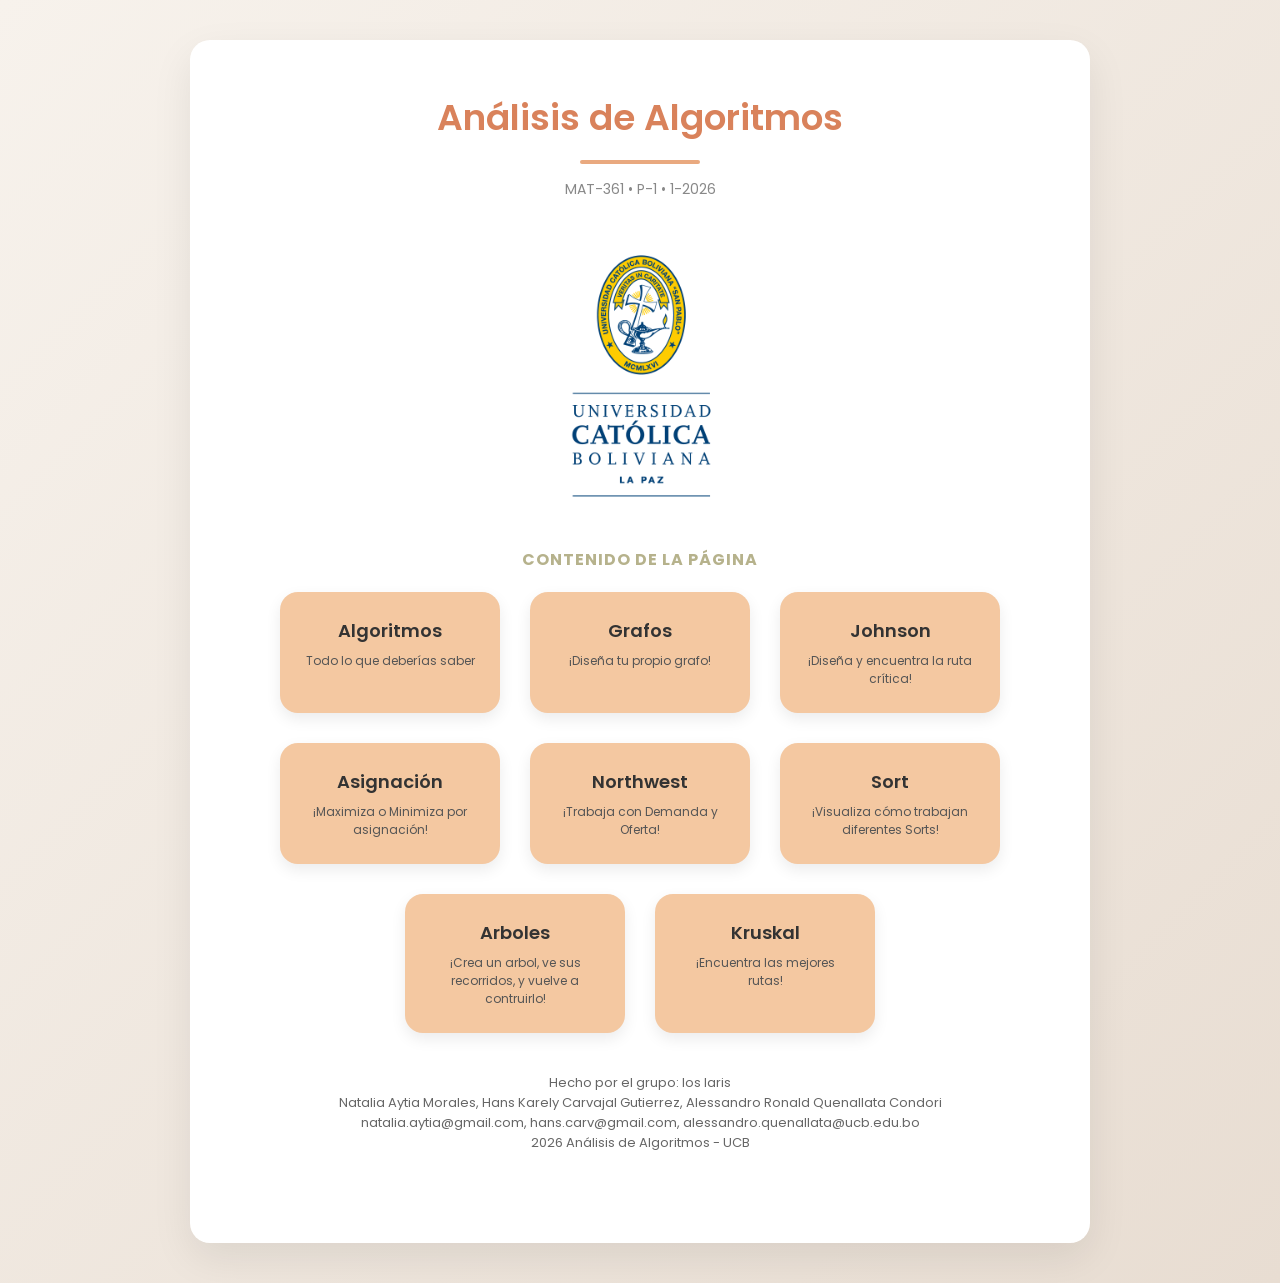
<file: index.html>
<!DOCTYPE html>
<html lang="es">

<head>
    <meta charset="UTF-8">
    <meta name="viewport" content="width=device-width, initial-scale=1.0">
    <title>Análisis de Algoritmos</title>

    <meta name="description"
        content="Proyecto de la materia de Analisis de Algoritmos, realizado por los estudiantes Natalia Aytia Morales, Hans Carvajal y Alessandro Quenallata">
    <meta name="keywords"
        content="Analisis de algoritmos, Algoritmos, grafos, algoritmo de Johnson, Ingeniería en Sistemas, UCB, proyecto">
    <meta name="author" content="Natalia Aytia, Hans Carvajal y Alessandro Quenallata">

    <meta property="og:title" content="Análisis de Algoritmos - Proyecto">
    <meta property="og:type" content="website">
    <meta property="og:image" content="fotos/logo-ucb-cuadrado.png">
    <meta property="og:image:alt" content="Logo de la UCB">

    <link rel="icon" type="image/png" href="fotos/logo-ucb-cuadrado.png">

    <link rel="preconnect" href="https://fonts.googleapis.com">
    <link rel="preconnect" href="https://fonts.gstatic.com" crossorigin>
    <link href="https://fonts.googleapis.com/css2?family=Poppins:wght@300;400;500;600&display=swap" rel="stylesheet">

    <link href="styleg.css" rel="stylesheet">
</head>

<body>

    <section id="intro">

        <div class="titulo">
            <h2>Análisis de Algoritmos</h2>
            <div class="linea"></div>
            <p class="materia">MAT-361 • P-1 • 1-2026</p>
        </div>

        <img src="fotos/logo-ucb-cuadrado.png" alt="logo UCB" class="logo" width="250" height="250"
            fetchpriority="high">

        <div class="contenido">
            <h6>Contenido de la página</h6>

            <nav class="menu">
                <a href="algoritmos.html">
                    <span>Algoritmos</span>
                    <small>Todo lo que deberías saber</small>
                </a>
                <a href="grafo.html">
                    <span>Grafos</span>
                    <small>¡Diseña tu propio grafo!</small>
                </a>
                <a href="johnson.html">
                    <span>Johnson</span>
                    <small>¡Diseña y encuentra la ruta crítica!</small>
                </a>
                <a href="asignacion.html">
                    <span>Asignación</span>
                    <small>¡Maximiza o Minimiza por asignación!</small>
                </a>
                <a href="northwest.html">
                    <span>Northwest</span>
                    <small>¡Trabaja con Demanda y Oferta!</small>
                </a>
                <a href="sort.html">
                    <span>Sort</span>
                    <small>¡Visualiza cómo trabajan diferentes Sorts!</small>
                </a>
                <a href="arboles.html">
                    <span>Arboles</span>
                    <small>¡Crea un arbol, ve sus recorridos, y vuelve a contruirlo!</small>
                </a>
                <a href="kruskal.html">
                    <span>Kruskal</span>
                    <small>¡Encuentra las mejores rutas!</small>
                </a>
            </nav>
        </div>

        <footer>
            <p>Hecho por el grupo: los laris</p>
            <p>Natalia Aytia Morales, Hans Karely Carvajal Gutierrez, Alessandro Ronald Quenallata Condori</p>
            <p>natalia.aytia@gmail.com, hans.carv@gmail.com, alessandro.quenallata@ucb.edu.bo</p>
            <p>2026 Análisis de Algoritmos - UCB</p>
        </footer>

    </section>

</body>

</html>
</file>
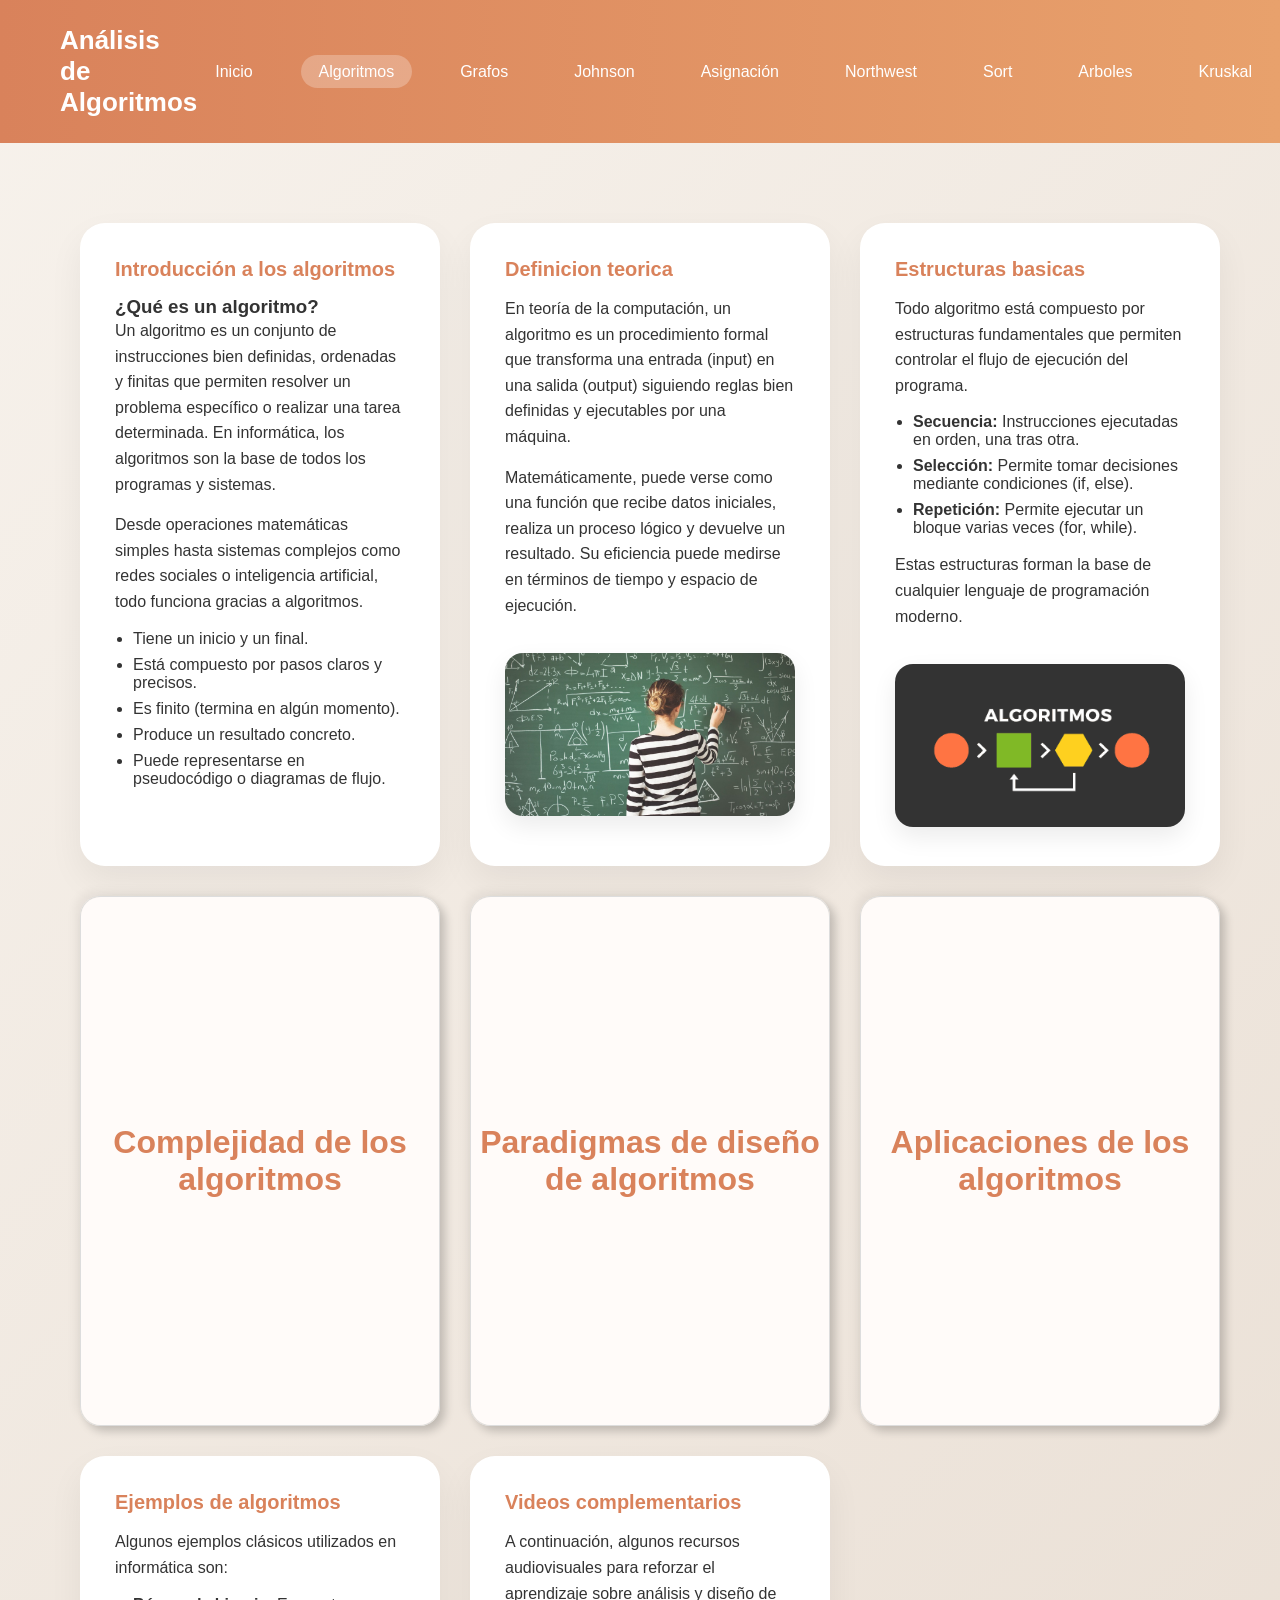
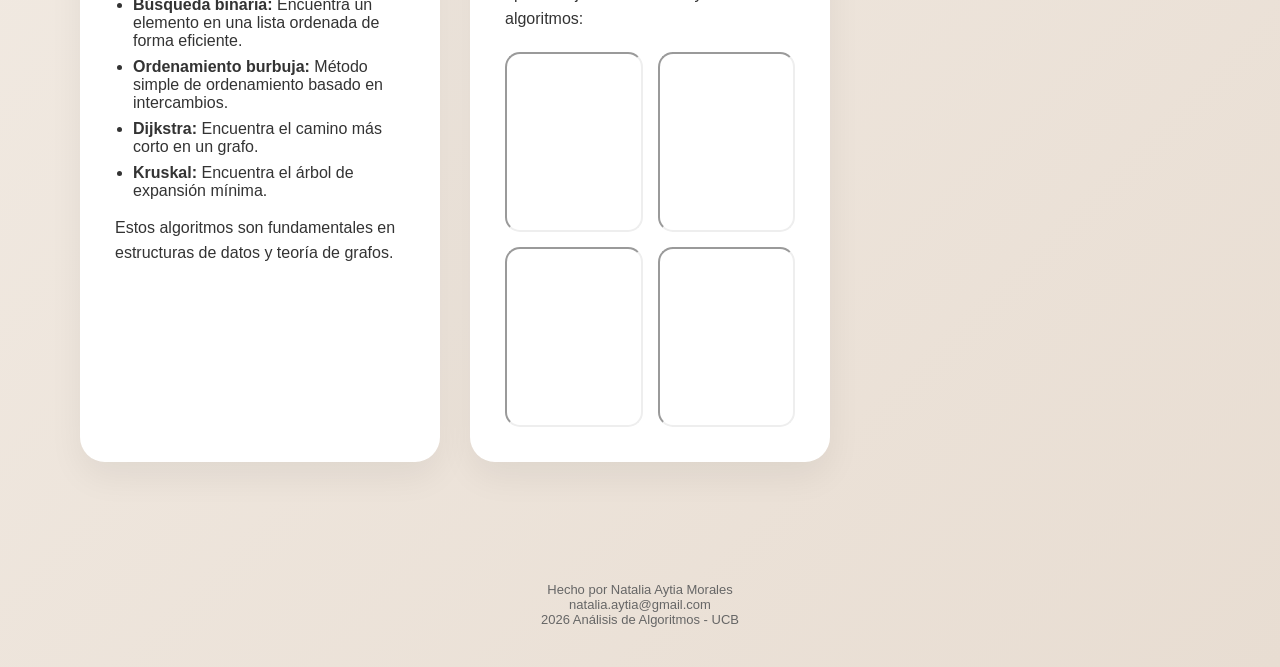
<file: algoritmos.html>
<!DOCTYPE html>
<html lang="en">

<head>
    <meta charset="UTF-8">
    <meta name="viewport" content="width=device-width, initial-scale=1.0">
    <title>Algoritmos</title>
    <link href="styleg.css" rel="stylesheet">
    <link rel="icon" type="image/png" href="fotos/logo-ucb-cuadrado.png">
</head>

<body>

    <header class="navbar">
        <h1 class="cabecera-nombre">Análisis de Algoritmos</h1>
        <ul class="nav-links">
            <li><a href="index.html">Inicio</a></li>
            <li><a href="algoritmos.html" class="activo">Algoritmos</a></li>
            <li><a href="grafo.html">Grafos</a></li>
            <li><a href="johnson.html">Johnson</a></li>
            <li><a href="asignacion.html">Asignación</a></li>
            <li><a href="northwest.html">Northwest</a></li>
            <li><a href="sort.html">Sort</a></li>
            <li><a href="arboles.html">Arboles</a></li>
            <li><a href="kruskal.html">Kruskal</a></li>
        </ul>
    </header>

    <main class="container">
        <section class="card">
            <details open>
                <summary>Introducción a los algoritmos</summary>

                <div class="contenido-card">
                    <h3>¿Qué es un algoritmo?</h3>
                    <p>
                        Un algoritmo es un conjunto de instrucciones bien definidas, ordenadas y finitas
                        que permiten resolver un problema específico o realizar una tarea determinada.
                        En informática, los algoritmos son la base de todos los programas y sistemas.
                    </p>

                    <p>
                        Desde operaciones matemáticas simples hasta sistemas complejos como redes sociales
                        o inteligencia artificial, todo funciona gracias a algoritmos.
                    </p>

                    <ul>
                        <li>Tiene un inicio y un final.</li>
                        <li>Está compuesto por pasos claros y precisos.</li>
                        <li>Es finito (termina en algún momento).</li>
                        <li>Produce un resultado concreto.</li>
                        <li>Puede representarse en pseudocódigo o diagramas de flujo.</li>
                    </ul>
                </div>

            </details>
        </section>

        <section class="card">
            <details open>
                <summary>Definicion teorica</summary>

                <div class="contenido-card">
                    <p>
                        En teoría de la computación, un algoritmo es un procedimiento formal que transforma
                        una entrada (input) en una salida (output) siguiendo reglas bien definidas
                        y ejecutables por una máquina.
                    </p>

                    <p>
                        Matemáticamente, puede verse como una función que recibe datos iniciales,
                        realiza un proceso lógico y devuelve un resultado. Su eficiencia puede medirse
                        en términos de tiempo y espacio de ejecución.
                    </p>

                    <img src="fotos/algoritmo1.jpg" alt="algoritmo">
                </div>

            </details>
        </section>

        <section class="card">
            <details open>
                <summary>Estructuras basicas</summary>

                <div class="contenido-card">
                    <p>
                        Todo algoritmo está compuesto por estructuras fundamentales que permiten
                        controlar el flujo de ejecución del programa.
                    </p>

                    <ul>
                        <li><strong>Secuencia:</strong> Instrucciones ejecutadas en orden, una tras otra.</li>
                        <li><strong>Selección:</strong> Permite tomar decisiones mediante condiciones (if, else).</li>
                        <li><strong>Repetición:</strong> Permite ejecutar un bloque varias veces (for, while).</li>
                    </ul>

                    <p>
                        Estas estructuras forman la base de cualquier lenguaje de programación moderno.
                    </p>

                    <img src="fotos/algoritmo2.png" alt="estructuras">
                </div>

            </details>
        </section>

        <section class="wrapped">

            <div class="carta">

                <div class="carta-frente">
                    <div class="carta-info">
                        <h3 class="carta-titulo">Complejidad de los algoritmos</h3>
                    </div>
                </div>

                <div class="carta-atras">
                    <div class="carta-contenido">
                        <p>
                            La notación Big-O se utiliza para medir la eficiencia de un algoritmo
                            en función del tamaño de la entrada (n). Describe cómo crece el tiempo
                            o espacio requerido cuando aumenta la cantidad de datos.
                        </p>

                        <ul>
                            <li><strong>O(1):</strong> Tiempo constante, no depende del tamaño de entrada.</li>
                            <li><strong>O(n):</strong> Tiempo lineal, crece proporcionalmente a n.</li>
                            <li><strong>O(log n):</strong> Tiempo logarítmico, crece lentamente (ej. búsqueda binaria).
                            </li>
                            <li><strong>O(n²):</strong> Tiempo cuadrático, común en ciclos anidados.</li>
                        </ul>
                        <p>
                            Analizar la complejidad permite comparar algoritmos y elegir el más eficiente.
                        </p>
                    </div>
                </div>
            </div>
        </section>


        <section class="wrapped">

            <div class="carta">

                <div class="carta-frente">
                    <div class="carta-info">
                        <h3 class="carta-titulo">Paradigmas de diseño de algoritmos</h3>
                    </div>
                </div>

                <div class="carta-atras">
                    <div class="carta-contenido">
                        <p>
                            Los paradigmas son estrategias generales utilizadas para diseñar algoritmos eficientes.
                        </p>

                        <ul>
                            <li><strong>Divide y vencerás:</strong> Divide el problema en partes más pequeñas y combina
                                resultados.
                            </li>
                            <li><strong>Programación dinámica:</strong> Guarda resultados intermedios para evitar
                                cálculos
                                repetidos.</li>
                            <li><strong>Algoritmos voraces (Greedy):</strong> Eligen la mejor opción local esperando una
                                solución
                                global óptima.</li>
                            <li><strong>Backtracking:</strong> Explora posibles soluciones y retrocede si no funcionan.
                            </li>
                        </ul>

                        <p>
                            Estos enfoques permiten resolver problemas complejos de forma estructurada.
                        </p>
                    </div>
                </div>
            </div>
        </section>


        <section class="wrapped">

            <div class="carta">

                <div class="carta-frente">
                    <div class="carta-info">
                        <h3 class="carta-titulo">Aplicaciones de los algoritmos</h3>
                    </div>
                </div>

                <div class="carta-atras">
                    <div class="carta-contenido">
                        <p>
                            Los algoritmos están presentes en prácticamente todas las áreas tecnológicas:
                        </p>

                        <ul>
                            <li>Inteligencia Artificial y Machine Learning.</li>
                            <li>Criptografía y seguridad informática.</li>
                            <li>Redes sociales y motores de búsqueda.</li>
                            <li>Robótica y automatización.</li>
                            <li>Sistemas financieros y bancarios.</li>
                            <li>Desarrollo de software y videojuegos.</li>
                        </ul>

                        <p>
                            Sin algoritmos, los sistemas digitales modernos no podrían funcionar.
                        </p>
                    </div>
                </div>
            </div>
        </section>

        <section class="card">
            <details open>
                <summary>Ejemplos de algoritmos</summary>

                <div class="contenido-card">
                    <p>Algunos ejemplos clásicos utilizados en informática son:</p>
                    <ul>
                        <li><strong>Búsqueda binaria:</strong> Encuentra un elemento en una lista ordenada de forma
                            eficiente.
                        </li>
                        <li><strong>Ordenamiento burbuja:</strong> Método simple de ordenamiento basado en intercambios.
                        </li>
                        <li><strong>Dijkstra:</strong> Encuentra el camino más corto en un grafo.</li>
                        <li><strong>Kruskal:</strong> Encuentra el árbol de expansión mínima.</li>
                    </ul>

                    <p>
                        Estos algoritmos son fundamentales en estructuras de datos y teoría de grafos.
                    </p>
                </div>

            </details>
        </section>

        <section class="card">
            <details open>
                <summary>Videos complementarios</summary>

                <div class="contenido-card">
                    <p>
                        A continuación, algunos recursos audiovisuales para reforzar el aprendizaje
                        sobre análisis y diseño de algoritmos:
                    </p>

                    <div class="video-grid">
                        <iframe src="https://www.youtube.com/embed/f10jKIslSUY" allowfullscreen></iframe>
                        <iframe src="https://www.youtube.com/embed/U3CGMyjzlvM" allowfullscreen></iframe>
                        <iframe src="https://www.youtube.com/embed/RSJrBEhdZxw" allowfullscreen></iframe>
                        <iframe src="https://www.youtube.com/embed/zuCHSKLIibo" allowfullscreen></iframe>
                    </div>
                </div>

            </details>
        </section>

    </main>

    <footer class="footer">
        <p>Hecho por Natalia Aytia Morales</p>
        <p>natalia.aytia@gmail.com</p>
        <p>2026 Análisis de Algoritmos - UCB</p>
    </footer>

</body>

</html>
</file>
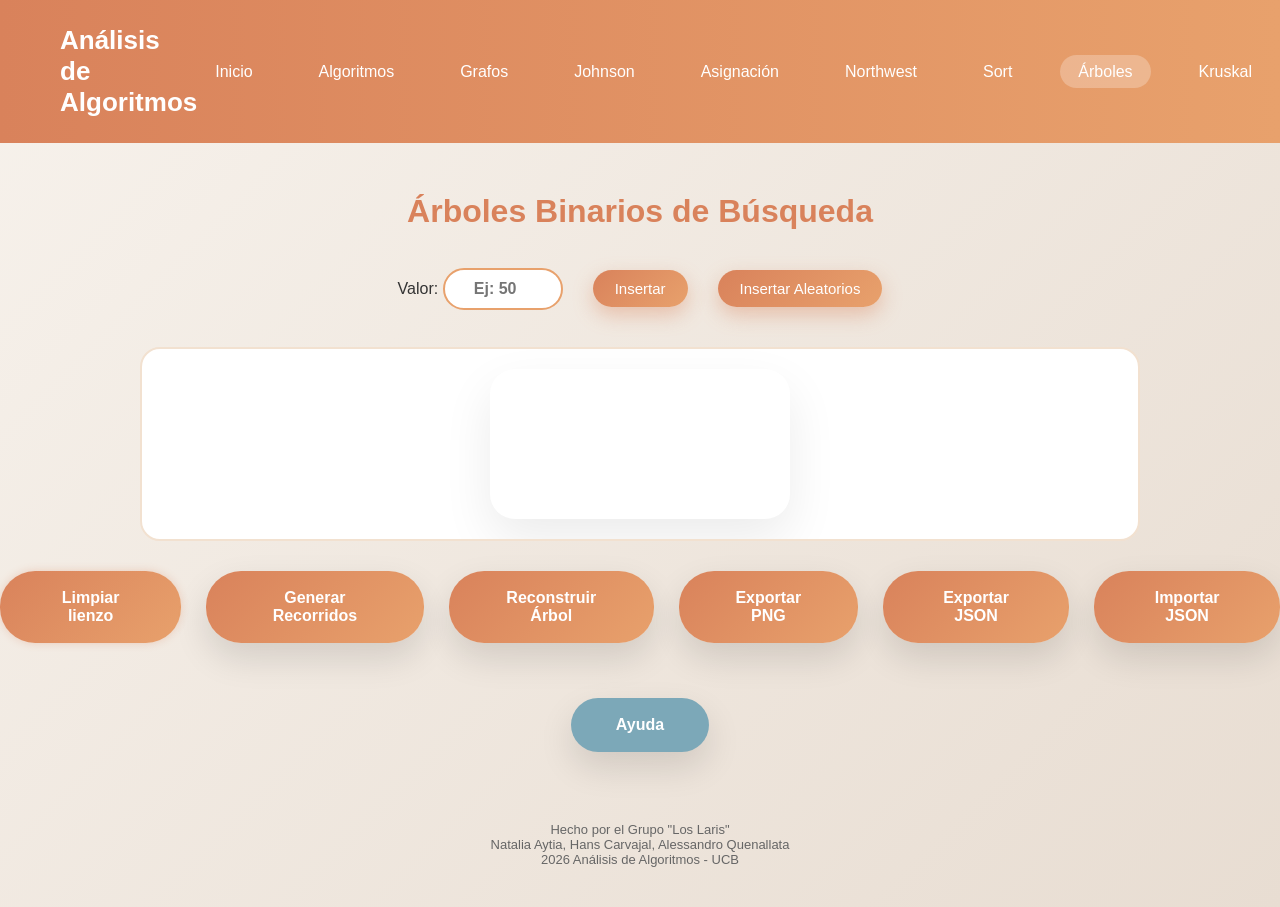
<file: arboles.html>
<!DOCTYPE html>
<html lang="es">

<head>
    <meta charset="UTF-8">
    <meta name="viewport" content="width=device-width, initial-scale=1.0">
    <link href="styleg.css" rel="stylesheet">
    <title>Árboles Binarios - Los Laris</title>
    <link rel="icon" type="image/png" href="fotos/logo-ucb-cuadrado.png">
</head>

<body>
    <header class="navbar">
        <h1 class="cabecera-nombre">Análisis de Algoritmos</h1>
        <ul class="nav-links">
            <li><a href="index.html">Inicio</a></li>
            <li><a href="algoritmos.html">Algoritmos</a></li>
            <li><a href="grafo.html">Grafos</a></li>
            <li><a href="johnson.html">Johnson</a></li>
            <li><a href="asignacion.html">Asignación</a></li>
            <li><a href="northwest.html">Northwest</a></li>
            <li><a href="sort.html">Sort</a></li>
            <li><a href="arboles.html" class="activo">Árboles</a></li>
            <li><a href="kruskal.html">Kruskal</a></li>
        </ul>
    </header>

    <h2>Árboles Binarios de Búsqueda</h2>

    <div class="controls">
        <label>Valor: <input type="number" id="input-nodo" class="input-nodo" placeholder="Ej: 50"></label>
        <button class="modo-btn activo" onclick="insertarManual()">Insertar</button>
        <button class="modo-btn activo" onclick="abrirModalAleatorio()">Insertar Aleatorios</button>
    </div>

    <br>

    <div class="canvas-wrapper">
        <canvas id="canvas" class="canvas-pizarra"></canvas>
    </div>

    <br>

    <div id="resultados-container" class="msg-container">
        <div id="caja-recorridos" class="caja-recorridos" style="display: none;">
            <div class="recorrido-item">
                <p class="recorrido-texto"><b>Preorder:</b> <span id="res-pre" class="recorrido-span"></span></p>
                <div class="botones-recorrido" style="display: flex; gap: 10px;">
                    <button class="modo-btn activo btn-chico" onclick="animarRecorrido('pre')">Ver Animación</button>
                    <button class="modo-btn activo btn-chico" onclick="copiarRecorrido('res-pre')"
                        style="background: #7ca8b8;">Copiar</button>
                </div>
            </div>
            <div class="recorrido-item">
                <p class="recorrido-texto"><b>Inorder:</b> <span id="res-in" class="recorrido-span"></span></p>
                <div class="botones-recorrido" style="display: flex; gap: 10px;">
                    <button class="modo-btn activo btn-chico" onclick="animarRecorrido('in')">Ver Animación</button>
                    <button class="modo-btn activo btn-chico" onclick="copiarRecorrido('res-in')"
                        style="background: #7ca8b8;">Copiar</button>
                </div>
            </div>
            <div class="recorrido-item">
                <p class="recorrido-texto"><b>Postorder:</b> <span id="res-post" class="recorrido-span"></span></p>
                <div class="botones-recorrido" style="display: flex; gap: 10px;">
                    <button class="modo-btn activo btn-chico" onclick="animarRecorrido('post')">Ver Animación</button>
                    <button class="modo-btn activo btn-chico" onclick="copiarRecorrido('res-post')"
                        style="background: #7ca8b8;">Copiar</button>
                </div>
            </div>
        </div>
    </div>

    <div class="botonesuwu">
        <button class="btn-peligro" onclick="limpiarArbol()">Limpiar lienzo</button>
        <button onclick="generarTodosRecorridos()">Generar Recorridos</button>
        <button onclick="abrirModalReconstruir()">Reconstruir Árbol</button>
        <button onclick="exportarPNG()">Exportar PNG</button>
        <button onclick="exportarJSON()">Exportar JSON</button>
        <button onclick="document.getElementById('importarJSON').click()">Importar JSON</button>
        <input type="file" id="importarJSON" accept=".json" onchange="importarJSON(event)" style="display: none;">
    </div>

    <br>

    <div class="controls2">
        <button onclick="abrirHelp()" style="background: #7ca8b8;">Ayuda</button>
    </div>

    <footer>
        <p>Hecho por el Grupo "Los Laris"</p>
        <p>Natalia Aytia, Hans Carvajal, Alessandro Quenallata</p>
        <p>2026 Análisis de Algoritmos - UCB</p>
    </footer>

    <div id="modal" class="modal">
        <div class="modal-content">
            <h3 id="modal-title">Título</h3>
            <input type="text" id="modal-input" placeholder="Escribe aquí...">
            <p id="modal-error" class="modal-error" style="color: #d9534f; font-size: 13px; margin-top: 5px;"></p>
            <div class="modal-buttons">
                <button class="modal-btn aceptar" onclick="confirmarModal()">Aceptar</button>
                <button class="modal-btn cancelar" onclick="cerrarModal()">Cancelar</button>
            </div>
        </div>
    </div>

    <div id="modal-aleatorio" class="modal">
        <div class="modal-content">
            <h3 style="color: #d9825b;">Generar Nodos Aleatorios</h3>
            <br>
            <div style="text-align: left;">
                <label>Cantidad:</label>
                <input type="number" id="input-cantidad" value="5" min="1" max="50">
                <br>
                <label>Mínimo:</label>
                <input type="number" id="input-min" value="1">
                <br>
                <label>Máximo:</label>
                <input type="number" id="input-max" value="100">
            </div>
            <div class="modal-buttons">
                <button class="modal-btn aceptar" onclick="generarAleatoriosMultiples()">Generar</button>
                <button class="modal-btn cancelar" onclick="cerrarModalAleatorio()">Cancelar</button>
            </div>
        </div>
    </div>

    <div id="modal-reconstruir" class="modal">
        <div class="modal-content">
            <h3 style="color: #d9825b;">Reconstruir Árbol</h3>
            <br>
            <div style="text-align: left; margin-bottom: 15px;">
                <label>Inorder:</label>
                <input type="text" id="input-recon-in" placeholder="Ej: 10, 20, 30">

                <div style="display: flex; gap: 20px; margin: 15px 0;">
                    <label style="cursor: pointer;"><input type="radio" name="modo-recon" value="pre"
                            onchange="cambiarPalancaRecon()" checked> Preorder</label>
                    <label style="cursor: pointer;"><input type="radio" name="modo-recon" value="post"
                            onchange="cambiarPalancaRecon()"> Postorder</label>
                </div>

                <div id="caja-recon-pre">
                    <label>Preorder:</label>
                    <input type="text" id="input-recon-pre" placeholder="Ej: 20, 10, 30">
                </div>
                <div id="caja-recon-post" style="display: none;">
                    <label>Postorder:</label>
                    <input type="text" id="input-recon-post" placeholder="Ej: 10, 30, 20">
                </div>
            </div>
            <div class="modal-buttons">
                <button class="modal-btn aceptar" onclick="ejecutarReconstruccion()">Construir</button>
                <button class="modal-btn cancelar" onclick="cerrarModalReconstruir()">Cancelar</button>
            </div>
        </div>
    </div>

    <div id="help-modal" class="modal">
        <div class="modal-content help-content">
            <h2>¿Cómo usar Árboles Binarios?</h2>
            <br>
            <div style="text-align: left;">
                <h3>Insertar</h3>
                <p>Escribe un número y presiona "Insertar" para agregarlo al árbol de búsqueda.</p>
                <br>
                <h3>Recorridos</h3>
                <p>Genera los órdenes Preorder, Inorder y Postorder. Puedes animarlos para ver el camino o copiarlos en
                    formato de lista para reconstruir.</p>
                <br>
                <h3>Reconstruir</h3>
                <p>Crea un árbol exacto pegando el Inorder y un segundo recorrido (Pre o Post).</p>
                <br>
                <h3>Archivos</h3>
                <p>Exporta tu árbol en JSON para cargarlo después o en PNG para guardarlo como imagen.</p>
            </div>
            <div class="modal-buttons">
                <button class="modal-btn aceptar" onclick="cerrarHelp()" style="width: 100%;">Entendido</button>
            </div>
        </div>
    </div>

    <script src="arboles.js"></script>
</body>

</html>
</file>
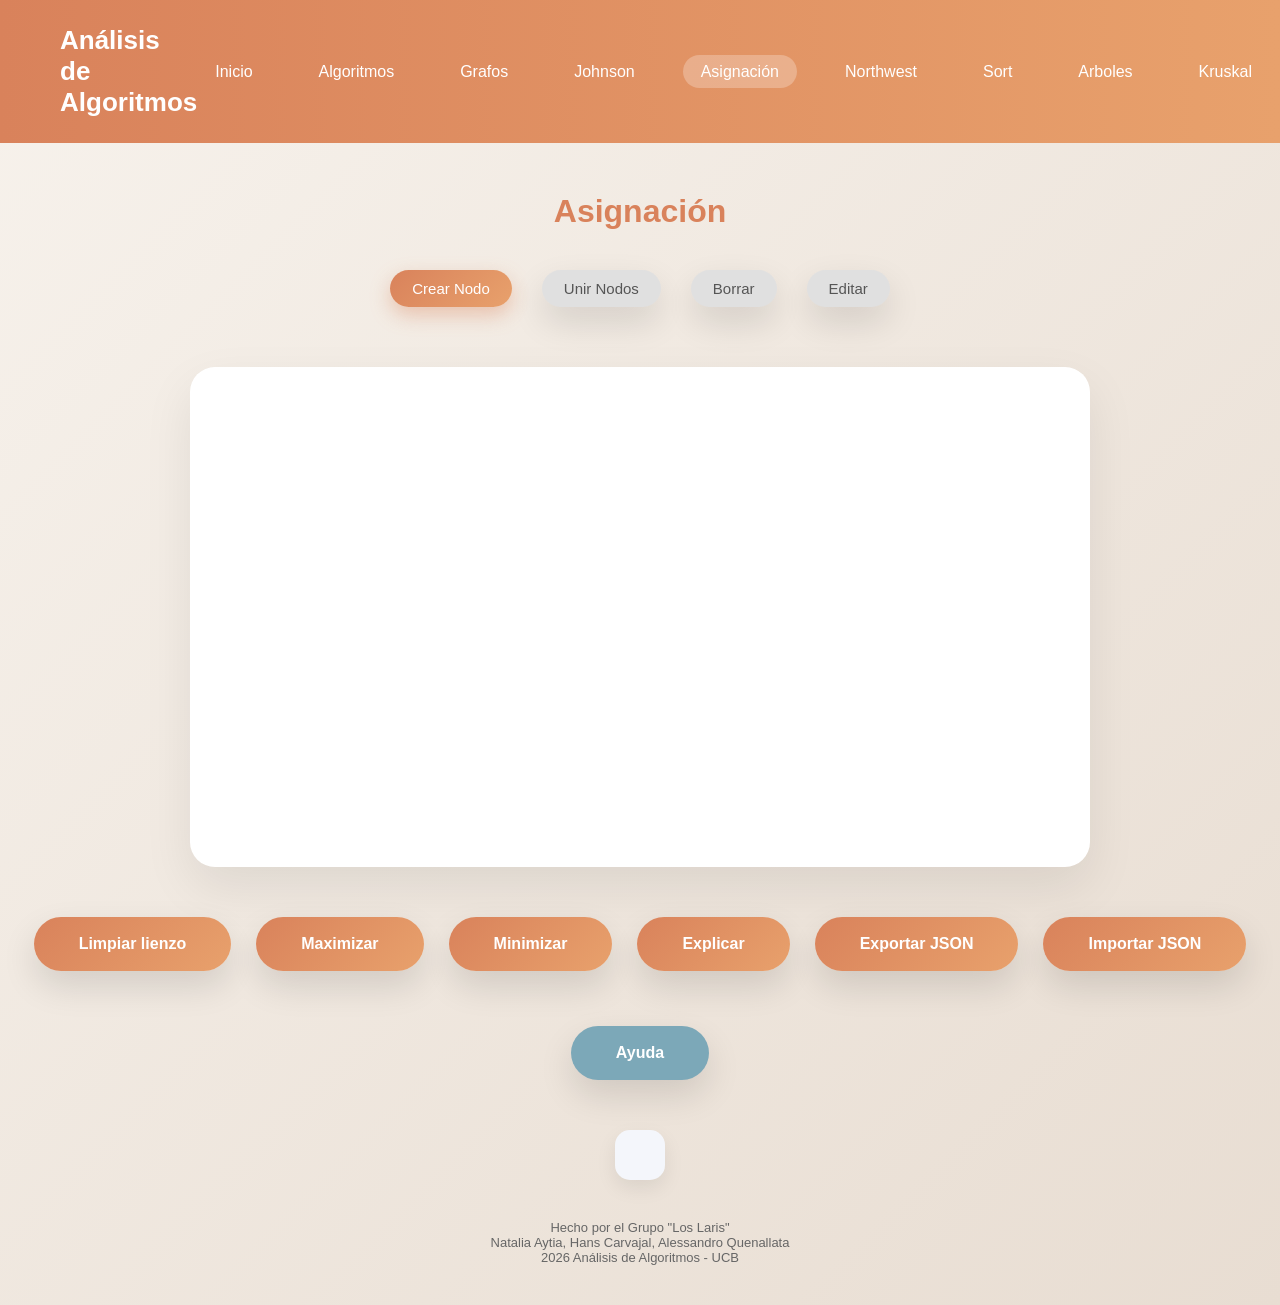
<file: asignacion.html>
<!DOCTYPE html>
<html lang="en">

<head>
    <meta charset="UTF-8">
    <meta name="viewport" content="width=device-width, initial-scale=1.0">
    <link href="styleg.css" rel="stylesheet">
    <title>Grafos</title>
    <link rel="icon" type="image/png" href="fotos/logo-ucb-cuadrado.png">
</head>

<body>
    <header class="navbar">
        <h1 class="cabecera-nombre">Análisis de Algoritmos</h1>
        <ul class="nav-links">
            <li><a href="index.html">Inicio</a></li>
            <li><a href="algoritmos.html">Algoritmos</a></li>
            <li><a href="grafo.html">Grafos</a></li>
            <li><a href="johnson.html">Johnson</a></li>
            <li><a href="asignacion.html" class="activo">Asignación</a></li>
            <li><a href="northwest.html">Northwest</a></li>
            <li><a href="sort.html">Sort</a></li>
            <li><a href="arboles.html">Arboles</a></li>
            <li><a href="kruskal.html">Kruskal</a></li>

        </ul>
    </header>


    <h2>Asignación</h2>

    <div class="controls">

        <button class="modo-btn activo" onclick="cambiarModo('nodo', this)">
            Crear Nodo
        </button>

        <button class="modo-btn" onclick="cambiarModo('arista', this)">
            Unir Nodos
        </button>

        <button class="modo-btn" onclick="cambiarModo('borrar', this)">
            Borrar
        </button>

        <button class="modo-btn" onclick="cambiarModo('editar', this)">
            Editar
        </button>

    </div>

    <br>

    <canvas id="canvas" width="900" height="500"></canvas>

    <br>


    <div class="botonesuwu">
        <button onclick="limpiarGrafo()">Limpiar lienzo</button>
        <button onclick="resolverMaximo()">
            Maximizar
        </button>
        <button onclick="resolverMinimo()">
            Minimizar
        </button>
        <button onClick="explicarPasoAsignacion()">Explicar</button>
        <button onclick="exportarJSON()">Exportar JSON </button>
        <input type="file" id="importarJSON" accept=".json">
        <button onclick="document.getElementById('importarJSON').click()">
            Importar JSON
        </button>

    </div>

    <br>

    <div class="controls2">
        <button onclick="abrirHelpA()" style="background: #7ca8b8;">Ayuda</button>
    </div>

    <div id='matriz-container' style='margin-top: 20px; overflow-x: auto; text-align: center;'></div>
    </section>
    <footer>
        <p>Hecho por el Grupo "Los Laris"</p>
        <p>Natalia Aytia, Hans Carvajal, Alessandro Quenallata</p>
        <p>2026 Análisis de Algoritmos - UCB</p>
    </footer>

    <div id="modal" class="modal">
        <div class="modal-content">
            <h3 id="modal-title">Título</h3>

            <input type="text" id="modal-input" placeholder="Escribe aquí...">

            <label id="modal-dirigida" style="display:none; margin-bottom:10px;">
                <input type="checkbox" id="modal-dirigida-check">
                Arista dirigida
            </label>

            <p id="modal-error" class="modal-error"></p>

            <div class="modal-buttons">
                <button class="modal-btn aceptar" onclick="confirmarModal()">Aceptar</button>
                <button class="modal-btn cancelar" onclick="cerrarModal()">Cancelar</button>
            </div>
        </div>
    </div>

    <div id="help-modal" class="modal">
        <div class="modal-content help-content">
            <h2>¿Cómo funciona Asignacion?</h2>
            <br>
            <div class="help-section">
                <h3>Crear Nodo</h3>
                <p>Selecciona "Crear Nodo" y haz clic en el lienzo para agregar un nuevo nodo.</p>
            </div>

            <br>
            <div class="help-section">
                <h3> Unir Nodos</h3>
                <p>Selecciona "Unir". Haz clic en el nodo origen y luego en el nodo destino. Ingresa el peso y
                    selecciona si es dirigida en el checkbox.</p>
            </div>
            <br>
            <div class="help-section">
                <h3> Editar</h3>
                <p>Selecciona "Editar" y haz clic sobre un nodo o arista para modificar su información (su nombre o su
                    peso).</p>
            </div>
            <br>
            <div class="help-section">
                <h3>Borrar</h3>
                <p>Selecciona "Borrar" y haz clic sobre el elemento que deseas eliminar.</p>
            </div>
            <br>
            <div class="help-section">
                <h3> Limpiar Lienzo</h3>
                <p>Elimina todos los nodos y aristas del grafo.</p>
            </div>
            <br>
            <div class="help-section">
                <h3> Maximizar</h3>
                <p>Genera la matriz final de la maximizacion por el metodo de asignacion del grafo.</p>
            </div>
            <br>
            <div class="help-section">
                <h3> Minimizar</h3>
                <p>Genera la matriz final de la minimizacion por el metodo de asignacion del grafo.</p>
            </div>
            <br>
            <div class="help-section">
                <h3> Exportar</h3>
                <p>Exporta tu grafo con el nombre que quieras en formato json</p>
            </div>
            <br>
            <div class="help-section">
                <h3>Importar</h3>
                <p>Carga tu archivo json con tu grafo para visualizarlo.</p>
            </div>

            <div class="modal-buttons" style="margin-top: 25px;">
                <button class="modal-btn aceptar" onclick="cerrarHelp()" style="width: 100%;">Entendido</button>
            </div>

        </div>
    </div>


    <script src="script.js"></script>
</body>

</html>
</file>
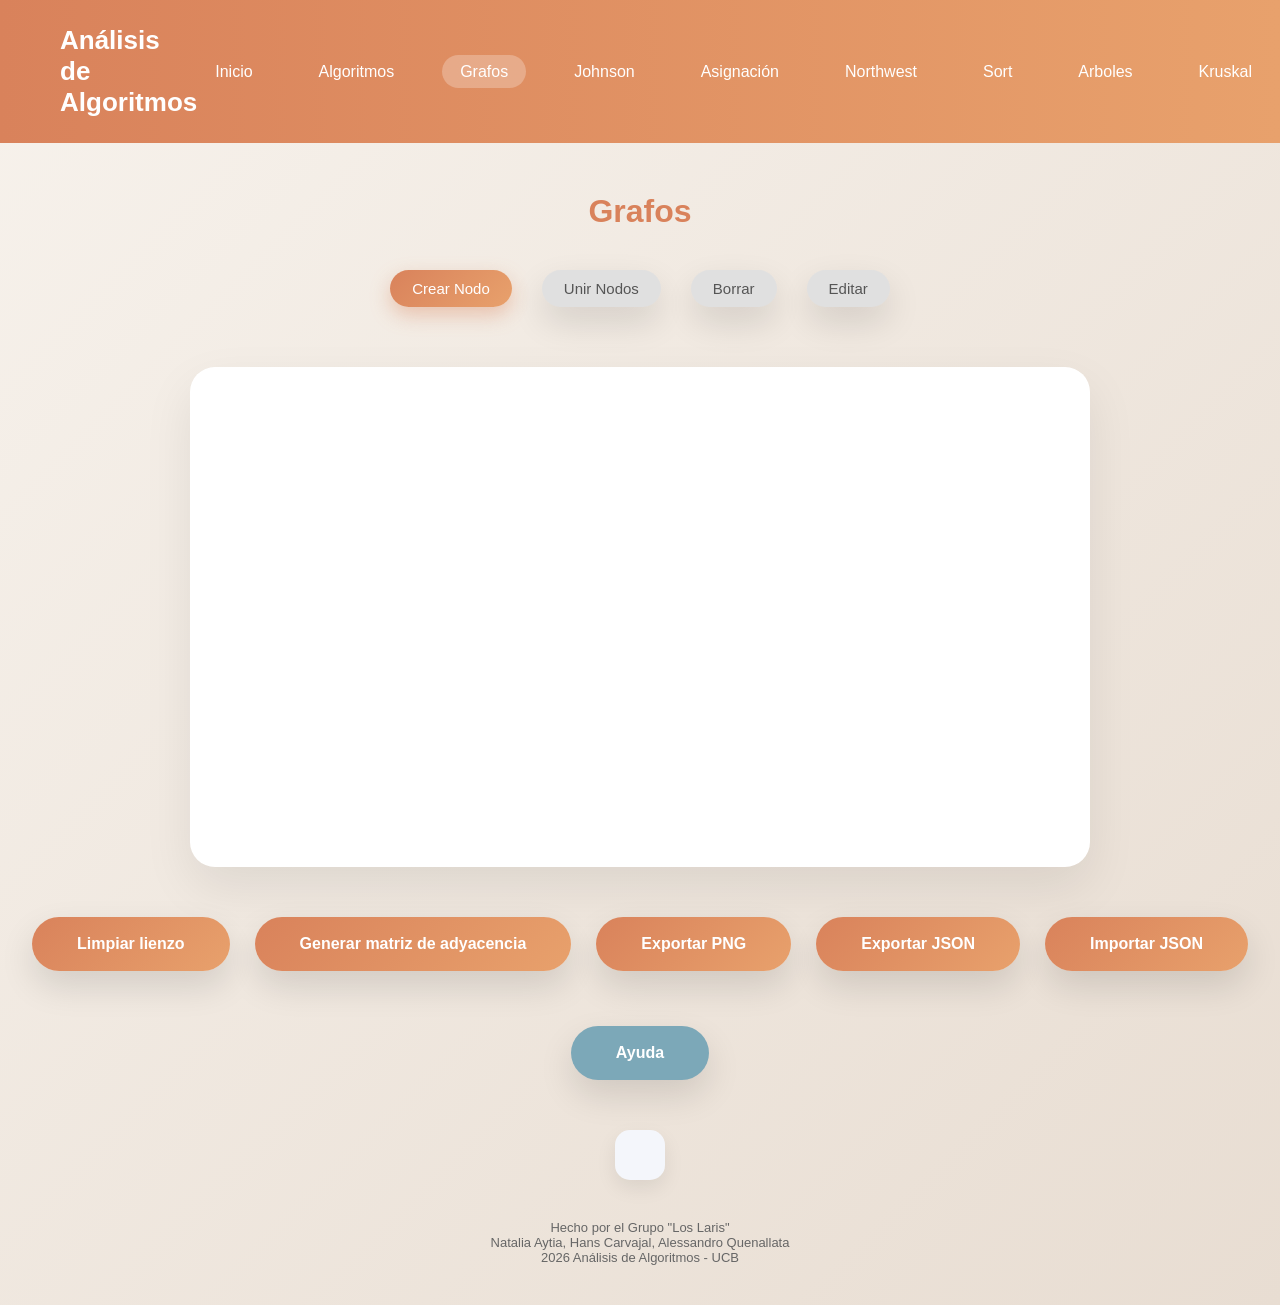
<file: grafo.html>
<!DOCTYPE html>
<html lang="en">

<head>
    <meta charset="UTF-8">
    <meta name="viewport" content="width=device-width, initial-scale=1.0">
    <link href="styleg.css" rel="stylesheet">
    <title>Grafos</title>
    <link rel="icon" type="image/png" href="fotos/logo-ucb-cuadrado.png">
</head>

<body>
    <header class="navbar">
        <h1 class="cabecera-nombre">Análisis de Algoritmos</h1>
        <ul class="nav-links">
            <li><a href="index.html">Inicio</a></li>
            <li><a href="algoritmos.html">Algoritmos</a></li>
            <li><a href="grafo.html" class="activo">Grafos</a></li>
            <li><a href="johnson.html">Johnson</a></li>
            <li><a href="asignacion.html">Asignación</a></li>
            <li><a href="northwest.html">Northwest</a></li>
            <li><a href="sort.html">Sort</a></li>
            <li><a href="arboles.html">Arboles</a></li>
            <li><a href="kruskal.html">Kruskal</a></li>
        </ul>
    </header>


    <h2>Grafos</h2>

    <div class="controls">

        <button class="modo-btn activo" onclick="cambiarModo('nodo', this)">
            Crear Nodo
        </button>

        <button class="modo-btn" onclick="cambiarModo('arista', this)">
            Unir Nodos
        </button>

        <button class="modo-btn" onclick="cambiarModo('borrar', this)">
            Borrar
        </button>

        <button class="modo-btn" onclick="cambiarModo('editar', this)">
            Editar
        </button>

    </div>

    <br>

    <canvas id="canvas" width="900" height="500"></canvas>

    <br>


    <div class="botonesuwu">
        <button onclick="limpiarGrafo()">Limpiar lienzo</button>

        <button onclick="generarMatriz()">Generar matriz de adyacencia</button>
        <button onclick="exportarPNG()">Exportar PNG</button>
        <button onclick="exportarJSON()">Exportar JSON </button>
        <input type="file" id="importarJSON" accept=".json">

        <button onclick="document.getElementById('importarJSON').click()">
            Importar JSON
        </button>
    </div>

    <br>

    <div class="controls2">
        <button onclick="abrirHelpA()" style="background: #7ca8b8;">Ayuda</button>
    </div>

    <div id='matriz-container' style='margin-top: 20px; overflow-x: auto; text-align: center;'></div>


    </section>
    <footer>
        <p>Hecho por el Grupo "Los Laris"</p>
        <p>Natalia Aytia, Hans Carvajal, Alessandro Quenallata</p>
        <p>2026 Análisis de Algoritmos - UCB</p>
    </footer>

    <div id="modal" class="modal">
        <div class="modal-content">
            <h3 id="modal-title">Título</h3>

            <input type="text" id="modal-input" placeholder="Escribe aquí...">

            <label id="modal-dirigida" style="display:none; margin-bottom:10px;">
                <input type="checkbox" id="modal-dirigida-check">
                Arista dirigida
            </label>

            <p id="modal-error" class="modal-error"></p>

            <div class="modal-buttons">
                <button class="modal-btn aceptar" onclick="confirmarModal()">Aceptar</button>
                <button class="modal-btn cancelar" onclick="cerrarModal()">Cancelar</button>
            </div>
        </div>
    </div>

    <div id="help-modal" class="modal">
        <div class="modal-content help-content">
            <h2>¿Cómo dibujo mi grafo?</h2>
            <br>
            <div class="help-section">
                <h3>Crear Nodo</h3>
                <p>Selecciona "Crear Nodo" y haz clic en el lienzo para agregar un nuevo nodo.</p>
            </div>

            <br>
            <div class="help-section">
                <h3> Unir Nodos</h3>
                <p>Selecciona "Unir". Haz clic en el nodo origen y luego en el nodo destino. Ingresa el peso y
                    selecciona si es dirigida en el checkbox.</p>
            </div>
            <br>
            <div class="help-section">
                <h3> Editar</h3>
                <p>Selecciona "Editar" y haz clic sobre un nodo o arista para modificar su información (su nombre o su
                    peso).</p>
            </div>
            <br>
            <div class="help-section">
                <h3>Borrar</h3>
                <p>Selecciona "Borrar" y haz clic sobre el elemento que deseas eliminar.</p>
            </div>
            <br>
            <div class="help-section">
                <h3> Limpiar Lienzo</h3>
                <p>Elimina todos los nodos y aristas del grafo.</p>
            </div>
            <br>
            <div class="help-section">
                <h3> Matriz de Adyacencia</h3>
                <p>Genera la matriz con las sumas por fila, columna y los contadores de conexiones.</p>
            </div>
            <br>
            <div class="help-section">
                <h3> Exportar</h3>
                <p>Exporta tu grafo con el nombre que quieras en formato json</p>
            </div>
            <br>
            <div class="help-section">
                <h3>Importar</h3>
                <p>Carga tu archivo json con tu grafo para visualizarlo.</p>
            </div>
            <div class="modal-buttons" style="margin-top: 25px;">
                <button class="modal-btn aceptar" onclick="cerrarHelp()" style="width: 100%;">Entendido</button>
            </div>
        </div>
    </div>


    <script src="script.js"></script>
</body>

</html>
</file>
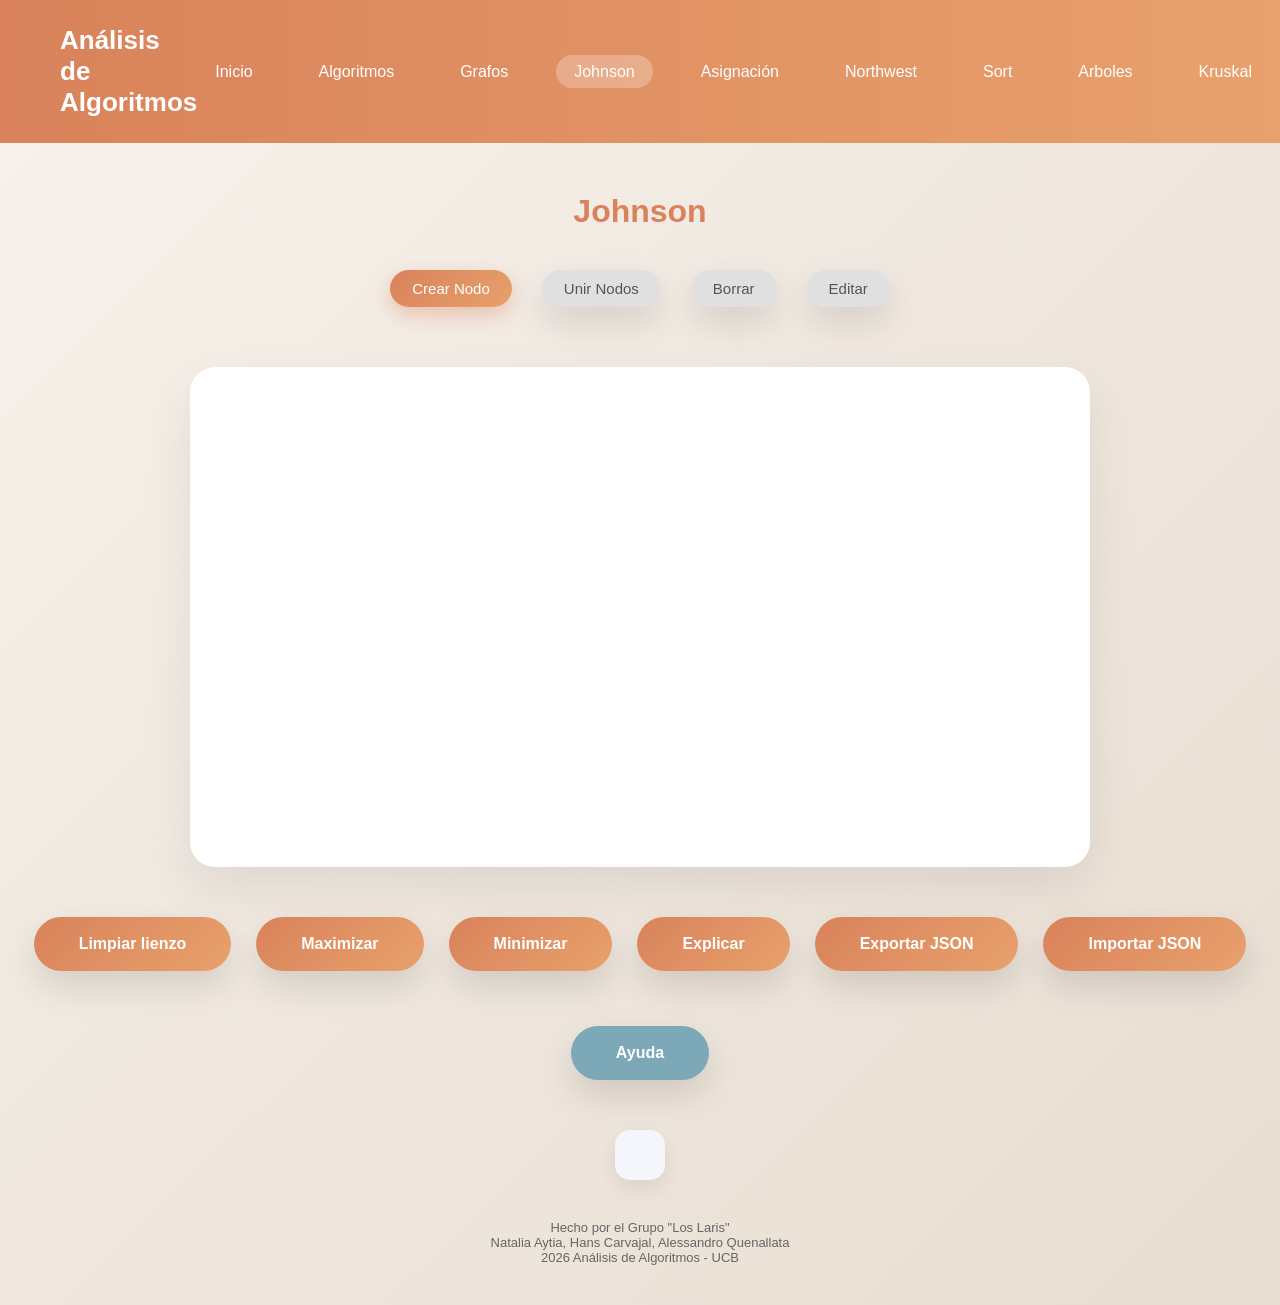
<file: johnson.html>
<!DOCTYPE html>
<html lang="en">

<head>
    <meta charset="UTF-8">
    <meta name="viewport" content="width=device-width, initial-scale=1.0">
    <link href="styleg.css" rel="stylesheet">
    <title>Grafos</title>
    <link rel="icon" type="image/png" href="fotos/logo-ucb-cuadrado.png">
</head>

<body>
    <header class="navbar">
        <h1 class="cabecera-nombre">Análisis de Algoritmos</h1>
        <ul class="nav-links">
            <li><a href="index.html">Inicio</a></li>
            <li><a href="algoritmos.html">Algoritmos</a></li>
            <li><a href="grafo.html">Grafos</a></li>
            <li><a href="johnson.html" class="activo">Johnson</a></li>
            <li><a href="asignacion.html">Asignación</a></li>
            <li><a href="northwest.html">Northwest</a></li>
            <li><a href="sort.html">Sort</a></li>
            <li><a href="arboles.html">Arboles</a></li>
            <li><a href="kruskal.html">Kruskal</a></li>
        </ul>
    </header>


    <h2>Johnson</h2>

    <div class="controls">

        <button class="modo-btn activo" onclick="cambiarModo('nodo', this)">
            Crear Nodo
        </button>

        <button class="modo-btn" onclick="cambiarModo('arista', this)">
            Unir Nodos
        </button>

        <button class="modo-btn" onclick="cambiarModo('borrar', this)">
            Borrar
        </button>

        <button class="modo-btn" onclick="cambiarModo('editar', this)">
            Editar
        </button>

    </div>

    <br>

    <canvas id="canvas" width="900" height="500"></canvas>

    <br>


    <div class="botonesuwu">
        <button onclick="limpiarGrafo()">Limpiar lienzo</button>
        <button onclick="resolverJohnson()">
            Maximizar
        </button>
        <button onclick="resolverJohnsonMinimo()">
            Minimizar
        </button>
        <button onClick="explicarPasoAPaso()">Explicar</button>
        <button onclick="exportarJSON()">Exportar JSON </button>
        <input type="file" id="importarJSON" accept=".json">
        <button onclick="document.getElementById('importarJSON').click()">
            Importar JSON
        </button>

    </div>

    <br>

    <div class="controls2">
        <button onclick="abrirHelpA()" style="background: #7ca8b8;">Ayuda</button>
    </div>

    <div id='matriz-container' style='margin-top: 20px; overflow-x: auto; text-align: center;'></div>

    </section>
    <footer>
        <p>Hecho por el Grupo "Los Laris"</p>
        <p>Natalia Aytia, Hans Carvajal, Alessandro Quenallata</p>
        <p>2026 Análisis de Algoritmos - UCB</p>
    </footer>

    <div id="modal" class="modal">
        <div class="modal-content">
            <h3 id="modal-title">Título</h3>

            <input type="text" id="modal-input" placeholder="Escribe aquí...">

            <label id="modal-dirigida" style="display:none; margin-bottom:10px;">
                <input type="checkbox" id="modal-dirigida-check">
                Arista dirigida
            </label>

            <p id="modal-error" class="modal-error"></p>

            <div class="modal-buttons">
                <button class="modal-btn aceptar" onclick="confirmarModal()">Aceptar</button>
                <button class="modal-btn cancelar" onclick="cerrarModal()">Cancelar</button>
            </div>
        </div>
    </div>

    <div id="help-modal" class="modal">
        <div class="modal-content help-content">
            <h2>¿Cómo funciona Jhonson?</h2>
            <br>
            <div class="help-section">
                <h3>Crear Nodo</h3>
                <p>Selecciona "Crear Nodo" y haz clic en el lienzo para agregar un nuevo nodo.</p>
            </div>

            <br>
            <div class="help-section">
                <h3> Unir Nodos</h3>
                <p>Selecciona "Unir". Haz clic en el nodo origen y luego en el nodo destino. Ingresa el peso y
                    selecciona si es dirigida en el checkbox.</p>
            </div>
            <br>
            <div class="help-section">
                <h3> Editar</h3>
                <p>Selecciona "Editar" y haz clic sobre un nodo o arista para modificar su información (su nombre o su
                    peso).</p>
            </div>
            <br>
            <div class="help-section">
                <h3>Borrar</h3>
                <p>Selecciona "Borrar" y haz clic sobre el elemento que deseas eliminar.</p>
            </div>
            <br>
            <div class="help-section">
                <h3> Limpiar Lienzo</h3>
                <p>Elimina todos los nodos y aristas del grafo.</p>
            </div>
            <br>
            <div class="help-section">
                <h3> Exportar</h3>
                <p>Exporta tu grafo con el nombre que quieras en formato json</p>
            </div>
            <br>
            <div class="help-section">
                <h3>Importar</h3>
                <p>Carga tu archivo json con tu grafo para visualizarlo.</p>
            </div>
            <div class="help-section">
                <h3> Maximizar</h3>
                <p>Resuelve la maximizacion del grafo en base al algoritmo de Jhonson</p>
            </div>
            <br>
            <div class="help-section">
                <h3> Minimizar</h3>
                <p>Resuelve la minimizacion del grafo en base al algoritmo de Jhonson</p>
            </div>
            <br>
            <div class="help-section">
                <h3> Explicar</h3>
                <p>Explica paso a paso como se uso el algoritmo de Jhonson para la solucion del grafo</p>
            </div>
            <br>

            <div class="modal-buttons" style="margin-top: 25px;">
                <button class="modal-btn aceptar" onclick="cerrarHelp()" style="width: 100%;">Entendido</button>
            </div>

        </div>
    </div>


    <script src="script.js"></script>
</body>

</html>
</file>
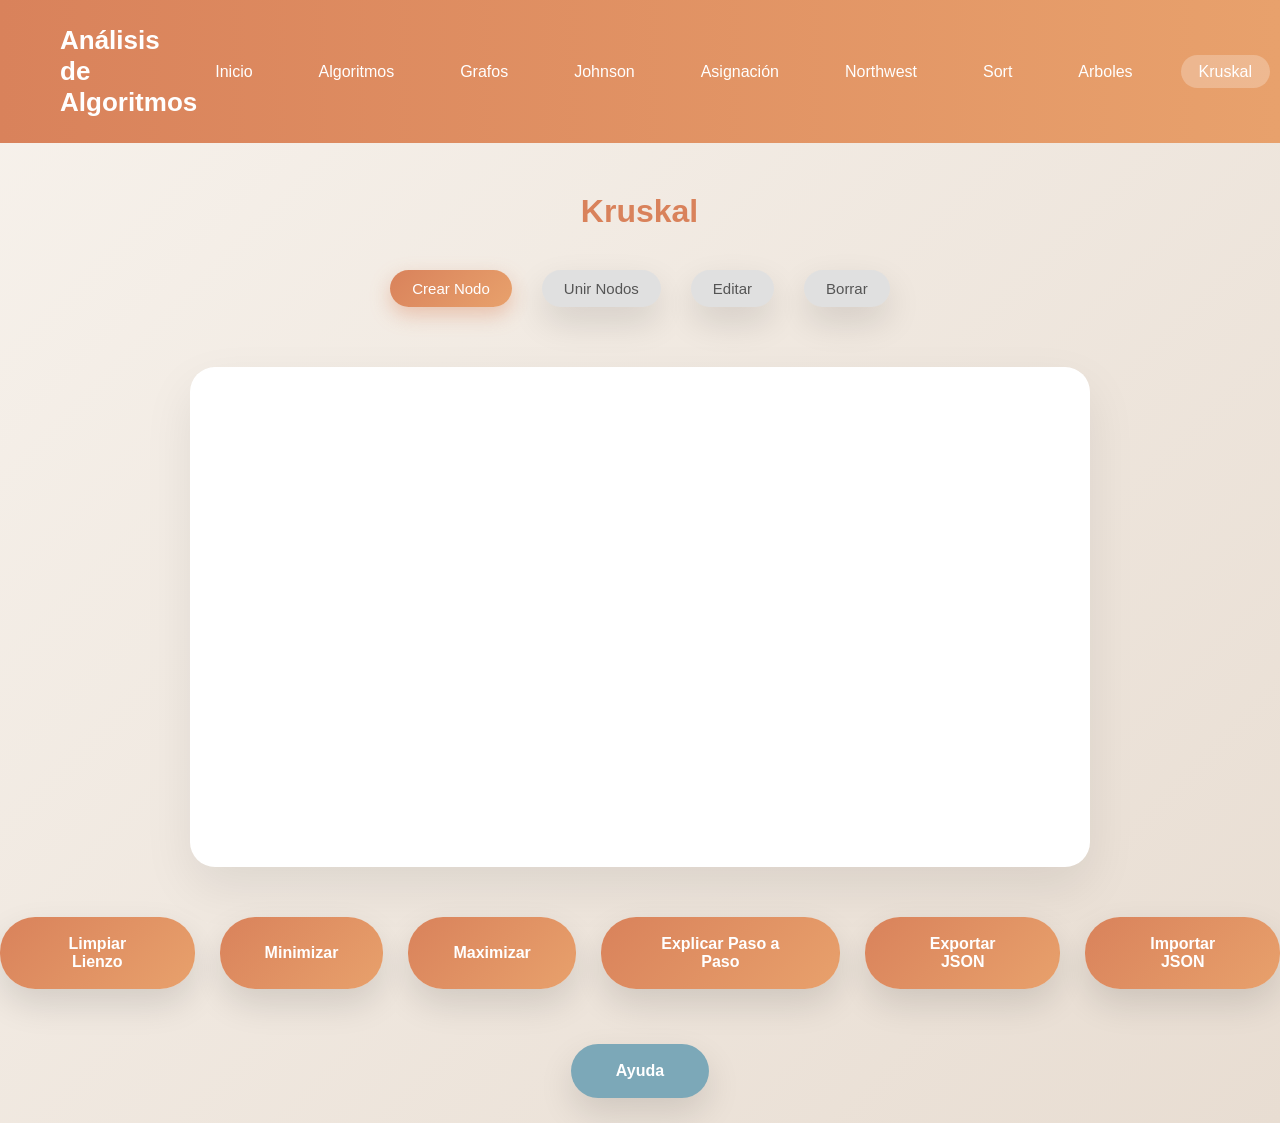
<file: kruskal.html>
<!DOCTYPE html>
<html lang="es">

<head>
    <meta charset="UTF-8">
    <meta name="viewport" content="width=device-width, initial-scale=1.0">
    <link href="styleg.css" rel="stylesheet">
    <title>Kruskal - Análisis de Algoritmos</title>
    <link rel="icon" type="image/png" href="fotos/logo-ucb-cuadrado.png">
</head>

<body>
    <header class="navbar">
        <h1 class="cabecera-nombre">Análisis de Algoritmos</h1>
        <ul class="nav-links">
            <li><a href="index.html">Inicio</a></li>
            <li><a href="algoritmos.html">Algoritmos</a></li>
            <li><a href="grafo.html">Grafos</a></li>
            <li><a href="johnson.html">Johnson</a></li>
            <li><a href="asignacion.html">Asignación</a></li>
            <li><a href="northwest.html">Northwest</a></li>
            <li><a href="sort.html">Sort</a></li>
            <li><a href="arboles.html">Arboles</a></li>
            <li><a href="kruskal.html" class="activo">Kruskal</a></li>
        </ul>
    </header>

    <h2>Kruskal</h2>

    <div class="controls">
        <button class="modo-btn activo" onclick="cambiarModo('nodo', this)">Crear Nodo</button>
        <button class="modo-btn" onclick="cambiarModo('arista', this)">Unir Nodos</button>
        <button class="modo-btn" onclick="cambiarModo('editar', this)">Editar</button>
        <button class="modo-btn" onclick="cambiarModo('borrar', this)">Borrar</button>
    </div>

    <canvas id="canvas" width="900" height="500"></canvas>

    <div class="botonesuwu">
        <button onclick="limpiarGrafo()">Limpiar Lienzo</button>
        <button onclick="ejecutarKruskal('min')">Minimizar</button>
        <button onclick="ejecutarKruskal('max')">Maximizar</button>
        <button id="btn-explicar" onclick="prepararExplicacion()" disabled>Explicar Paso a Paso</button>
        <button onclick="exportarGrafo()">Exportar JSON</button>
        <button onclick="document.getElementById('import-json').click()">Importar JSON</button>
        <input type="file" id="import-json" style="display: none;" accept=".json" onchange="importarGrafo(event)">
    </div>

    <div class="botonesuwu">
        <button onclick="abrirHelp()" style="background: #7ca8b8;">Ayuda</button>

    </div>

    <div id="modal" class="modal">
        <div class="modal-content">
            <h3 id="modal-title"></h3>
            <input type="text" id="modal-input">
            <p id="modal-error"></p>
            <div class="modal-buttons">
                <button class="modal-btn aceptar" onclick="confirmarModal()">Aceptar</button>
                <button class="modal-btn cancelar" onclick="cerrarModal()">Cancelar</button>
            </div>
        </div>
    </div>

    <div id="help-modal" class="modal">
        <div class="modal-content help-content">
            <h2>Como reoslver con kruskal? </h2>
            <br>
            <p><strong>Dibuja: </strong> Dibuja tu grafo como gustes con las opciones de Crear, Unir, editar y eliminar!
            </p>
            <br>
            <p><strong>Min/Max:</strong> Resuelve instantáneamente y marca el camino en rojo</p>
            <br>
            <p><strong>Explicar:</strong> Muestra la evaluación de cada arista con animación</p>
            <br>
            <p><strong>Exportar: </strong> Descarga tu grafo para resolverlo despues con kruskal</p>
            <br>
            <p><strong>Importar: </strong> Importa un grafo ya hecho y vuelve a resolverlo</p>
            <br>
            <div class="modal-buttons">
                <button class="modal-btn aceptar" onclick="cerrarHelp()" style="width: 100%;">Entendido</button>
            </div>
        </div>
    </div>

    <script src="kruskal.js"></script>
</body>

</html>
</file>
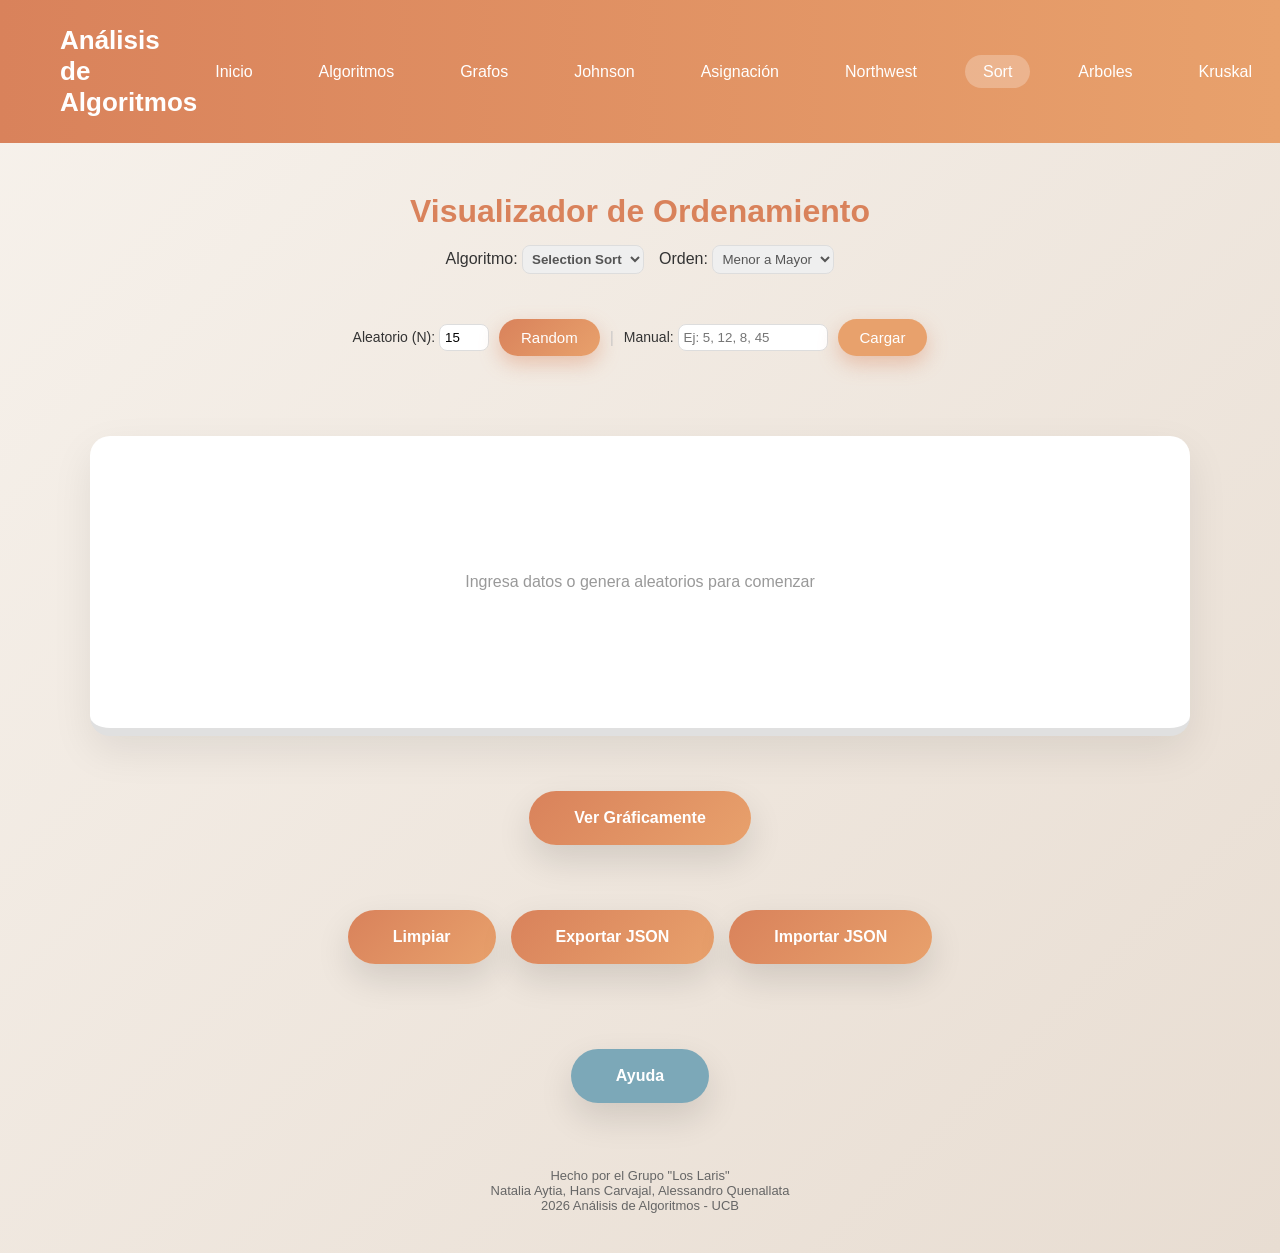
<file: sort.html>
<!DOCTYPE html>
<html lang="es">

<head>
    <meta charset="UTF-8">
    <meta name="viewport" content="width=device-width, initial-scale=1.0">
    <link href="styleg.css" rel="stylesheet">
    <title>Algoritmos de Ordenamiento</title>
    <link rel="icon" type="image/png" href="fotos/logo-ucb-cuadrado.png">
</head>

<body>
    <header class="navbar">
        <h1 class="cabecera-nombre">Análisis de Algoritmos</h1>
        <ul class="nav-links">
            <li><a href="index.html">Inicio</a></li>
            <li><a href="algoritmos.html">Algoritmos</a></li>
            <li><a href="grafo.html">Grafos</a></li>
            <li><a href="johnson.html">Johnson</a></li>
            <li><a href="asignacion.html">Asignación</a></li>
            <li><a href="northwest.html">Northwest</a></li>
            <li><a href="sort.html" class="activo">Sort</a></li>
            <li><a href="arboles.html">Arboles</a></li>
            <li><a href="kruskal.html">Kruskal</a></li>
        </ul>
    </header>

    <h2>Visualizador de Ordenamiento</h2>

    <div class="controls"
        style="display: flex; gap: 15px; justify-content: center; align-items: center; flex-wrap: wrap;">
        <label>Algoritmo:
            <select id="select-algo"
                style="padding: 5px; border-radius: 8px; border: 1px solid #ddd; outline: none; color:#555; font-weight: bold;">
                <option value="selection">Selection Sort</option>
                <option value="insertion">Insertion Sort</option>
                <option value="shell">Shell Sort</option>
                <option value="merge">Merge Sort</option>
            </select>
        </label>

        <label>Orden:
            <select id="select-orden"
                style="padding: 5px; border-radius: 8px; border: 1px solid #ddd; outline: none; color:#555;">
                <option value="asc">Menor a Mayor</option>
                <option value="desc">Mayor a Menor</option>
            </select>
        </label>
    </div>

    <div class="controls2"
        style="display: flex; gap: 10px; justify-content: center; align-items: center; flex-wrap: wrap; margin-bottom: 20px;">
        <label style="font-size: 14px;">Aleatorio (N):
            <input type="number" id="input-size" min="2" max="100" value="15"
                style="width: 50px; padding: 5px; border-radius: 8px; border: 1px solid #ddd; outline: none;">
        </label>
        <button class="modo-btn activo" onclick="generarArregloRandom()">Random</button>

        <span style="color: #ccc;">|</span>

        <label style="font-size: 14px;">Manual:
            <input type="text" id="input-manual" placeholder="Ej: 5, 12, 8, 45"
                style="width: 150px; padding: 5px; border-radius: 8px; border: 1px solid #ddd; outline: none;">
        </label>
        <button class="modo-btn activo" onclick="cargarManual()" style="background: #e8a16c;">Cargar</button>
    </div>

    <div id="tiempo-ejecucion"
        style="text-align: center; font-size: 18px; font-weight: bold; color: #d9825b; margin-bottom: 10px; height: 25px;">
    </div>

    <div id="sort-container"
        style="display: flex; flex-wrap: nowrap; overflow-x: auto; align-items: flex-end; justify-content: flex-start; gap: 15px; margin: 0 auto; width: 90%; max-width: 1100px; height: 300px; background: white; padding: 20px 30px; border-radius: 20px; box-shadow: 0 15px 40px rgba(0,0,0,0.08); border-bottom: 8px solid #e0e0e0;">
        <p style="color: #999; width: 100%; text-align: center; align-self: center;">Ingresa datos o genera aleatorios
            para comenzar</p>
    </div>

    <div class="botonesuwu"
        style="display: flex; gap: 15px; justify-content: center; flex-wrap: wrap; margin-top: 30px;">
        <button onclick="iniciarOrdenamiento()">Ver Gráficamente</button>
    </div>

    <div class="botonesuwu"
        style="display: flex; gap: 15px; justify-content: center; flex-wrap: wrap; margin-top: 15px; margin-bottom: 30px;">
        <button onclick="limpiarArreglo()">Limpiar</button>
        <button onclick="exportarJSON()">Exportar JSON</button>
        <button onclick="document.getElementById('importar-json').click()">Importar JSON</button>
        <input type="file" id="importar-json" accept=".json" style="display: none;" onchange="importarJSON(event)">
    </div>

    <div class="botonesuwu">
        <button onclick="abrirHelp()" style="background: #7ca8b8;">Ayuda</button>

    </div>

    <footer>
        <p>Hecho por el Grupo "Los Laris"</p>
        <p>Natalia Aytia, Hans Carvajal, Alessandro Quenallata</p>
        <p>2026 Análisis de Algoritmos - UCB</p>
    </footer>

    <div id="help-modal" class="modal">
        <div class="modal-content" style="text-align: left;">
            <h2 style="color: #d9825b; margin-top: 0; text-align: center;">Ayuda - Sort</h2>
            <div style="margin-top: 20px;">
                <div style="margin-bottom: 15px;">
                    <h3 style="color: #333; font-size: 16px; margin-bottom: 5px;">Aleatorio (N)</h3>
                    <p style="color: #666; font-size: 14px; margin: 0;">Genera automáticamente la cantidad de números
                        (cuadrados) que le pidas para ordenarlos.</p>
                </div>
                <div style="margin-bottom: 15px;">
                    <h3 style="color: #333; font-size: 16px; margin-bottom: 5px;">Manual</h3>
                    <p style="color: #666; font-size: 14px; margin: 0;">Permite ingresar tus propios números. Debes
                        separarlos con comas (Ej: 10, 25, 3, 14).</p>
                </div>
                <div style="margin-bottom: 15px;">
                    <h3 style="color: #333; font-size: 16px; margin-bottom: 5px;">Ver Gráficamente</h3>
                    <p style="color: #666; font-size: 14px; margin: 0;">Comienza a animar el algoritmo que hayas elegido
                        en la barra de selección.</p>
                </div>
                <div style="margin-bottom: 15px;">
                    <h3 style="color: #333; font-size: 16px; margin-bottom: 5px;">Exportar / Importar</h3>
                    <p style="color: #666; font-size: 14px; margin: 0;">Guarda el arreglo de números que tienes en
                        pantalla como archivo JSON o carga uno de tu computadora.</p>
                </div>
            </div>
            <div class="modal-buttons" style="margin-top: 25px;">
                <button class="modal-btn aceptar" onclick="cerrarHelp()" style="width: 100%;">Entendido</button>
            </div>
        </div>
    </div>

    <div id="modal" class="modal">
        <div class="modal-content">
            <h3 id="modal-title">Título Modal</h3>
            <input type="text" id="modal-input" placeholder="Escribe aquí..." autocomplete="off">
            <div id="modal-error" class="modal-error"></div>
            <div class="modal-buttons">
                <button class="modal-btn aceptar" onclick="confirmarModal()">Aceptar</button>
                <button class="modal-btn cancelar" onclick="cerrarModal()">Cancelar</button>
            </div>
        </div>
    </div>

    <script src="sort.js"></script>
</body>

</html>
</file>
<file: styleg.css>
html {
    scroll-behavior: smooth;
}

* {
    margin: 0;
    padding: 0;
    box-sizing: border-box;
}

body {
    font-family: 'Segoe UI', 'Poppins', sans-serif;
    background: linear-gradient(135deg, #f7f2ec, #e8ddd2);
    color: #333;
    min-height: 100vh;
    display: flex;
    flex-direction: column;
    align-items: center;
}

body>label,
body>br {
    display: none;
}

@keyframes aparecer {
    from {
        opacity: 0;
        transform: translateY(40px);
    }

    to {
        opacity: 1;
        transform: translateY(0);
        filter: blur(0);
    }
}

.navbar {
    display: flex;
    width: 100%;
    justify-content: space-between;
    align-items: center;
    padding: 25px 60px;
    background: linear-gradient(90deg, #d9825b, #e8a16c);
    color: white;
}

.cabecera-nombre {
    font-size: 26px;
    font-weight: 600;
}

.nav-links {
    display: flex;
    list-style: none;
    gap: 30px;
}

.nav-links a {
    text-decoration: none;
    color: white;
    font-weight: 500;
    padding: 8px 18px;
    border-radius: 20px;
    transition: 0.3s;
}

.nav-links a:hover,
.nav-links .activo {
    background-color: rgba(255, 255, 255, 0.25);
}

#intro {
    max-width: 900px;
    width: 100%;
    margin: 40px 20px;
    padding: 50px;
    background-color: white;
    border-radius: 20px;
    box-shadow: 0 15px 40px rgba(0, 0, 0, 0.08);
    text-align: center;
    animation: aparecer 0.8s ease-in-out forwards;
}

.titulo h2 {
    font-size: 36px;
    color: #d9825b;
    font-weight: 600;
    margin-top: 0;
    animation: none;
}

.linea {
    width: 120px;
    height: 4px;
    background: #e9a97f;
    margin: 15px auto;
    border-radius: 5px;
}

.materia {
    color: #888;
    font-size: 14px;
    margin-bottom: 30px;
}

.logo {
    width: 250px;
    margin: 20px 0;
}

.contenido h6 {
    font-size: 16px;
    margin-bottom: 20px;
    margin-top: 20px;
    color: #b6b28c;
    text-transform: uppercase;
    letter-spacing: 1px;
}

.menu {
    display: flex;
    justify-content: center;
    gap: 30px;
    flex-wrap: wrap;
}

.menu a {
    width: 220px;
    text-decoration: none;
    background-color: #f4c8a1;
    padding: 25px;
    border-radius: 18px;
    font-weight: 600;
    color: #333;
    transition: 0.3s ease;
    box-shadow: 0 6px 15px rgba(0, 0, 0, 0.08);
}

.menu a span {
    display: block;
    font-size: 18px;
}

.menu a small {
    display: block;
    font-weight: 400;
    font-size: 12px;
    margin-top: 8px;
    color: #555;
}

.menu a:hover {
    background-color: #f0a86b;
    transform: translateY(-6px);
}

h2 {
    text-align: center;
    margin-top: 50px;
    font-size: 32px;
    color: #d9825b;
    animation: aparecer 0.6s ease-out forwards;
}

#canvas {
    display: block;
    margin: 20px auto;
    border-radius: 25px;
    background: white;
    box-shadow: 0 20px 50px rgba(0, 0, 0, 0.08);
    border: none;
    animation: aparecer 0.6s ease-out forwards;
}

.controls {
    display: flex;
    justify-content: center;
    align-items: center;
    gap: 30px;
    margin: 15px 0;
    font-weight: 500;
    animation: aparecer 0.6s ease-out forwards;
}

.controls label,
.controls2 label {
    animation: aparecer 0.6s ease-out forwards;
}

.controls2 {
    display: flex;
    justify-content: center;
    align-items: center;
    gap: 10px;
    margin: 5px 0;
    font-weight: 500;
    animation: aparecer 0.6s ease-out forwards;
}

.controls2 label {
    font-size: 8px;
}

.modo-btn {
    padding: 10px 22px;
    font-size: 15px;
    border-radius: 25px;
    border: none;
    cursor: pointer;
    background: #e0e0e0;
    color: #555;
    font-weight: 500;
    transition: 0.3s ease;
}

.modo-btn.activo {
    background: linear-gradient(135deg, #d9825b, #e8a16c);
    color: white;
    box-shadow: 0 8px 20px rgba(217, 130, 91, 0.4);
}

.modo-btn:hover {
    transform: translateY(-2px);
}

button {
    display: block;
    margin: 25px auto;
    padding: 18px 45px;
    font-size: 16px;
    border: none;
    border-radius: 35px;
    background: linear-gradient(135deg, #d9825b, #e8a16c);
    color: white;
    font-weight: 600;
    cursor: pointer;
    transition: 0.3s ease;
    box-shadow: 0 15px 35px rgba(0, 0, 0, 0.12);
    animation: aparecer 0.6s ease-out forwards;
}

button:hover {
    transform: translateY(-3px);
    box-shadow: 0 15px 35px rgba(0, 0, 0, 0.15);
}

.botonesuwu {
    display: flex;
    justify-content: center;
    gap: 25px;
    margin-top: 5px;
    animation: aparecer 0.6s ease-out forwards;
}

.modal {
    position: fixed;
    inset: 0;
    background: rgba(0, 0, 0, 0.45);
    backdrop-filter: blur(5px);
    display: flex;
    justify-content: center;
    align-items: center;
    opacity: 0;
    pointer-events: none;
    transition: opacity 0.3s ease;
    z-index: 1000;
}

.modal.active {
    opacity: 1;
    pointer-events: auto;
}

.modal-content {
    background: #ffffff;
    width: 360px;
    max-height: 80vh;
    overflow-y: auto;
    padding: 45px;
    border-radius: 25px;
    text-align: center;
    box-shadow: 0 25px 60px rgba(0, 0, 0, 0.25);
    animation: aparecer 0.4s ease forwards;
}

.modal-content h3 {
    margin-bottom: 20px;
    color: #d9825b;
    font-size: 22px;
}

.modal-content input {
    width: 100%;
    padding: 12px;
    border-radius: 12px;
    border: 1px solid #ddd;
    margin-bottom: 10px;
    outline: none;
    font-size: 14px;
}

.modal-content input:focus {
    border-color: #d9825b;
}

.modal-error {
    color: #d9534f;
    font-size: 13px;
    min-height: 18px;
    margin-bottom: 15px;
}

.modal-buttons {
    display: flex;
    justify-content: center;
    gap: 20px;
}

.modal-btn {
    all: unset;
    padding: 12px 28px;
    border-radius: 30px;
    font-weight: 600;
    cursor: pointer;
    text-align: center;
    min-width: 110px;
    transition: 0.3s ease;
}

.modal-btn.aceptar {
    background: linear-gradient(135deg, #d9825b, #e8a16c);
    color: white;
}

.modal-btn.aceptar:hover {
    transform: translateY(-2px);
    box-shadow: 0 8px 20px rgba(0, 0, 0, 0.15);
}

.modal-btn.cancelar {
    background: #e0e0e0;
    color: #555;
}

.modal-btn.cancelar:hover {
    background: #d5d5d5;
}

#matriz-container {
    margin-top: 40px;
    padding: 25px;
    background: #f4f6fb;
    border-radius: 15px;
    box-shadow: 0 8px 20px rgba(0, 0, 0, 0.08);
    animation: aparecer 0.6s ease-out forwards;
}

#matriz-container table {
    width: 100%;
    border-collapse: collapse;
    font-family: 'Segoe UI', sans-serif;
    background: white;
    border-radius: 10px;
    overflow: hidden;
}

#matriz-container th {
    background: #f2bc9c;
    color: white;
    padding: 10px;
}

#matriz-container td {
    padding: 8px;
    text-align: center;
    border: 1px solid #e3e6f0;
}

.matriz-cell {
    background-color: #ffffff;
}

.suma-cell {
    background-color: #e1e4a0;
    font-weight: bold;
}

.count-cell {
    background-color: #deecda;
    font-weight: bold;
}

#importarJSON {
    display: none;
}

.tabla-matriz {
    border-collapse: collapse;
    width: 80%;
    margin: 0 auto;
    font-family: sans-serif;
    animation: aparecer 0.6s ease-out forwards;
}

.tabla-matriz th,
.tabla-matriz td {
    border: 1px solid #d9825b;
    padding: 12px;
    text-align: center;
}

.tabla-matriz th {
    background-color: #f6b38a;
    color: white;
    font-weight: bold;
}

.tabla-matriz td {
    background-color: #ffffff;
    transition: background-color 0.3s;
}

.highlight-min {
    background-color: #abcbd3 !important;
    font-weight: bold;
    color: #000;
}

.highlight-max {
    background-color: #e99897 !important;
    font-weight: bold;
    color: #000;
}

.container {
    max-width: 1200px;
    width: 100%;
    margin: 80px auto;
    padding: 0 40px;
    display: grid;
    grid-template-columns: repeat(3, 1fr);
    gap: 30px;
}

.card {
    background: white;
    padding: 35px;
    border-radius: 25px;
    box-shadow: 0 15px 35px rgba(0, 0, 0, 0.06);
    transition: 0.4s ease;
    opacity: 0;
    filter: blur(8px);
    animation: aparecer 0.8s ease forwards;
}

.card:hover {
    transform: translateY(-8px);
    box-shadow: 0 25px 60px rgba(0, 0, 0, 0.1);
}

.card summary {
    list-style: none;
    font-size: 20px;
    font-weight: 600;
    color: #d9825b;
    margin-bottom: 15px;
    cursor: default;
}

details summary::marker,
summary::-webkit-details-marker {
    display: none;
}

.contenido-card p {
    margin-bottom: 15px;
    line-height: 1.6;
}

.contenido-card ul {
    padding-left: 18px;
    margin-bottom: 15px;
}

.contenido-card li {
    margin-bottom: 8px;
}

.contenido-card img {
    width: 100%;
    max-height: 220px;
    object-fit: cover;
    border-radius: 18px;
    margin-top: 20px;
    box-shadow: 0 10px 25px rgba(0, 0, 0, 0.08);
}

.video-grid {
    display: grid;
    grid-template-columns: 1fr 1fr;
    gap: 15px;
    margin-top: 20px;
}

.video-grid iframe {
    width: 100%;
    height: 180px;
    border-radius: 15px;
}

.card:nth-child(1) {
    animation-delay: 0.1s;
}

.card:nth-child(2) {
    animation-delay: 0.2s;
}

.card:nth-child(3) {
    animation-delay: 0.3s;
}

.card:nth-child(4) {
    animation-delay: 0.4s;
}

.card:nth-child(5) {
    animation-delay: 0.5s;
}

.card:nth-child(6) {
    animation-delay: 0.6s;
}

.card:nth-child(7) {
    animation-delay: 0.7s;
}

.card:nth-child(8) {
    animation-delay: 0.8s;
}

.wrapper {
    perspective: 3000px;
    display: flex;
    justify-content: center;
    align-items: center;
    width: 100%;
    min-height: 80vh;
    transition: transform 0.8s ease-in-out;
    animation: aparecer 0.8s ease forwards;
}

.carta {
    width: 360px;
    height: 530px;
    position: relative;
    transform-style: preserve-3d;
    transition: transform 0.8s ease-in-out;
    cursor: pointer;
    border: 1px solid #ddd;
    box-shadow: 5px 5px 10px rgba(0, 0, 0, 0.2), -5px -5px 10px rgba(0, 0, 0, 0.05);
    border-radius: 20px;
}

.carta:hover {
    transform: rotateY(180deg);
}

.carta-frente,
.carta-atras {
    position: absolute;
    width: 100%;
    height: 100%;
    backface-visibility: hidden;
    border-radius: 20px;
}

.carta-frente {
    background-color: #fffbf9;
    display: flex;
    justify-content: center;
    align-items: center;
    text-align: center;
}

.carta-titulo {
    font-size: 2rem;
    font-weight: bold;
    color: #d9825b;
}

.carta-atras {
    background-color: #fffbf9;
    color: rgb(88, 88, 88);
    transform: rotateY(180deg);
    display: flex;
    justify-content: center;
    align-items: center;
    padding: 20px;
}

.carta-contenido {
    text-align: center;
    max-width: 300px;
}

.carta-contenido p {
    font-size: 1rem;
    color: #666;
    margin-bottom: 15px;
}

footer,
.footer {
    text-align: center;
    margin: 40px 0;
    color: #666;
    font-size: 13px;
    width: 100%;
}

@media (max-width: 1000px) {
    .container {
        grid-template-columns: 1fr 1fr;
    }
}

@media (max-width: 768px) {
    .navbar {
        flex-direction: column;
        gap: 15px;
        padding: 20px;
        text-align: center;
    }

    .nav-links {
        flex-direction: column;
        gap: 15px;
    }

    .controls {
        flex-direction: column;
        gap: 15px;
    }

    button {
        width: 90%;
        padding: 15px;
        font-size: 16px;
    }

    .modal-content {
        width: 90%;
        height: 90%;
    }

    #canvas {
        width: 95%;
    }

    .container {
        grid-template-columns: 1fr;
    }

    #intro {
        padding: 25px;
        margin: 20px 15px;
    }

    .titulo h2 {
        font-size: 26px;
    }

    .logo {
        width: 180px;
    }

    .menu {
        gap: 15px;
    }

    .menu a {
        width: 100%;
        padding: 18px;
    }
}

@media (max-width: 600px) {
    .modal {
        width: 95%;
    }
}



:root {
    --nodo-bg: #fff4e6;
    --nodo-border: #d9825b;
    --nodo-text: #8c5a44;
    --linea-color: #e8a16c;
}

.input-nodo {
    width: 120px;
    padding: 10px 15px;
    border-radius: 25px;
    border: 2px solid #e8a16c;
    outline: none;
    text-align: center;
    font-size: 16px;
    font-weight: bold;
    color: #333;
    animation: aparecer 0.6s ease-out forwards;
}

.input-nodo:focus {
    border-color: #d9825b;
    box-shadow: 0 0 8px rgba(217, 130, 91, 0.3);
}

.btn-peligro {
    border-color: #d9825b;
    box-shadow: 0 0 8px rgba(217, 130, 91, 0.3);
}


.panel-flotante {
    position: fixed;
    top: 30px;
    right: 30px;
    background: #ffffff;
    width: 320px;
    padding: 25px;
    border-radius: 20px;
    box-shadow: 0 15px 35px rgba(0, 0, 0, 0.2);
    border: 2px solid var(--linea-color);
    z-index: 2000;
    transform: translateX(150%);
    transition: transform 0.4s cubic-bezier(0.175, 0.885, 0.32, 1.275);
}

.panel-flotante.active {
    transform: translateX(0);
}

.panel-label {
    display: block;
    margin-bottom: 8px;
    color: #555;
    font-weight: bold;
    font-size: 14px;
    text-align: left;
}

.input-pequeno {
    width: 100%;
    padding: 10px 12px;
    border-radius: 10px;
    border: 1px solid #ccc;
    margin-bottom: 15px;
    outline: none;
    font-family: inherit;
    transition: 0.3s;
}

.input-pequeno:focus {
    border-color: var(--nodo-border);
}

.flex-row {
    display: flex;
    gap: 15px;
}

.flex-col {
    flex: 1;
}


.caja-recorridos {
    display: none; 
    margin-top: 20px;
    font-size: 16px;
    color: #555;
    text-align: left;
    max-width: 700px;
    margin-left: auto;
    margin-right: auto;
    padding: 25px;
    border-radius: 15px;
    background: var(--canvas-bg);
    border: 2px solid var(--canvas-border);
    box-shadow: 0 8px 20px rgba(0,0,0,0.05);
    animation: aparecer 0.5s ease;
}

.recorrido-item {
    margin-bottom: 15px;
    display: flex;
    justify-content: space-between;
    align-items: center;
    background: white;
    padding: 12px 20px;
    border-radius: 12px;
    border: 1px solid #e3e6f0;
}

.recorrido-texto {
    margin: 0;
    font-weight: 500;
    color: #333;
    flex: 1;
}

.recorrido-span {
    color: var(--nodo-border);
    font-family: monospace;
    font-size: 18px;
    font-weight: bold;
    margin-left: 10px;
}

.btn-chico {
    padding: 8px 18px;
    font-size: 13px;
    margin: 0;
    border-radius: 15px;
}
    
.canvas-wrapper {
    width: 90%;
    max-width: 1000px;
    margin: 0 auto;
    overflow: auto;
    max-height: 500px;
    background: white;
    border-radius: 20px;
    border: 2px solid var(--canvas-border, #f2e1d0);
    cursor: grab;
}

.canvas-wrapper:active {
    cursor: grabbing;
}
</file>
